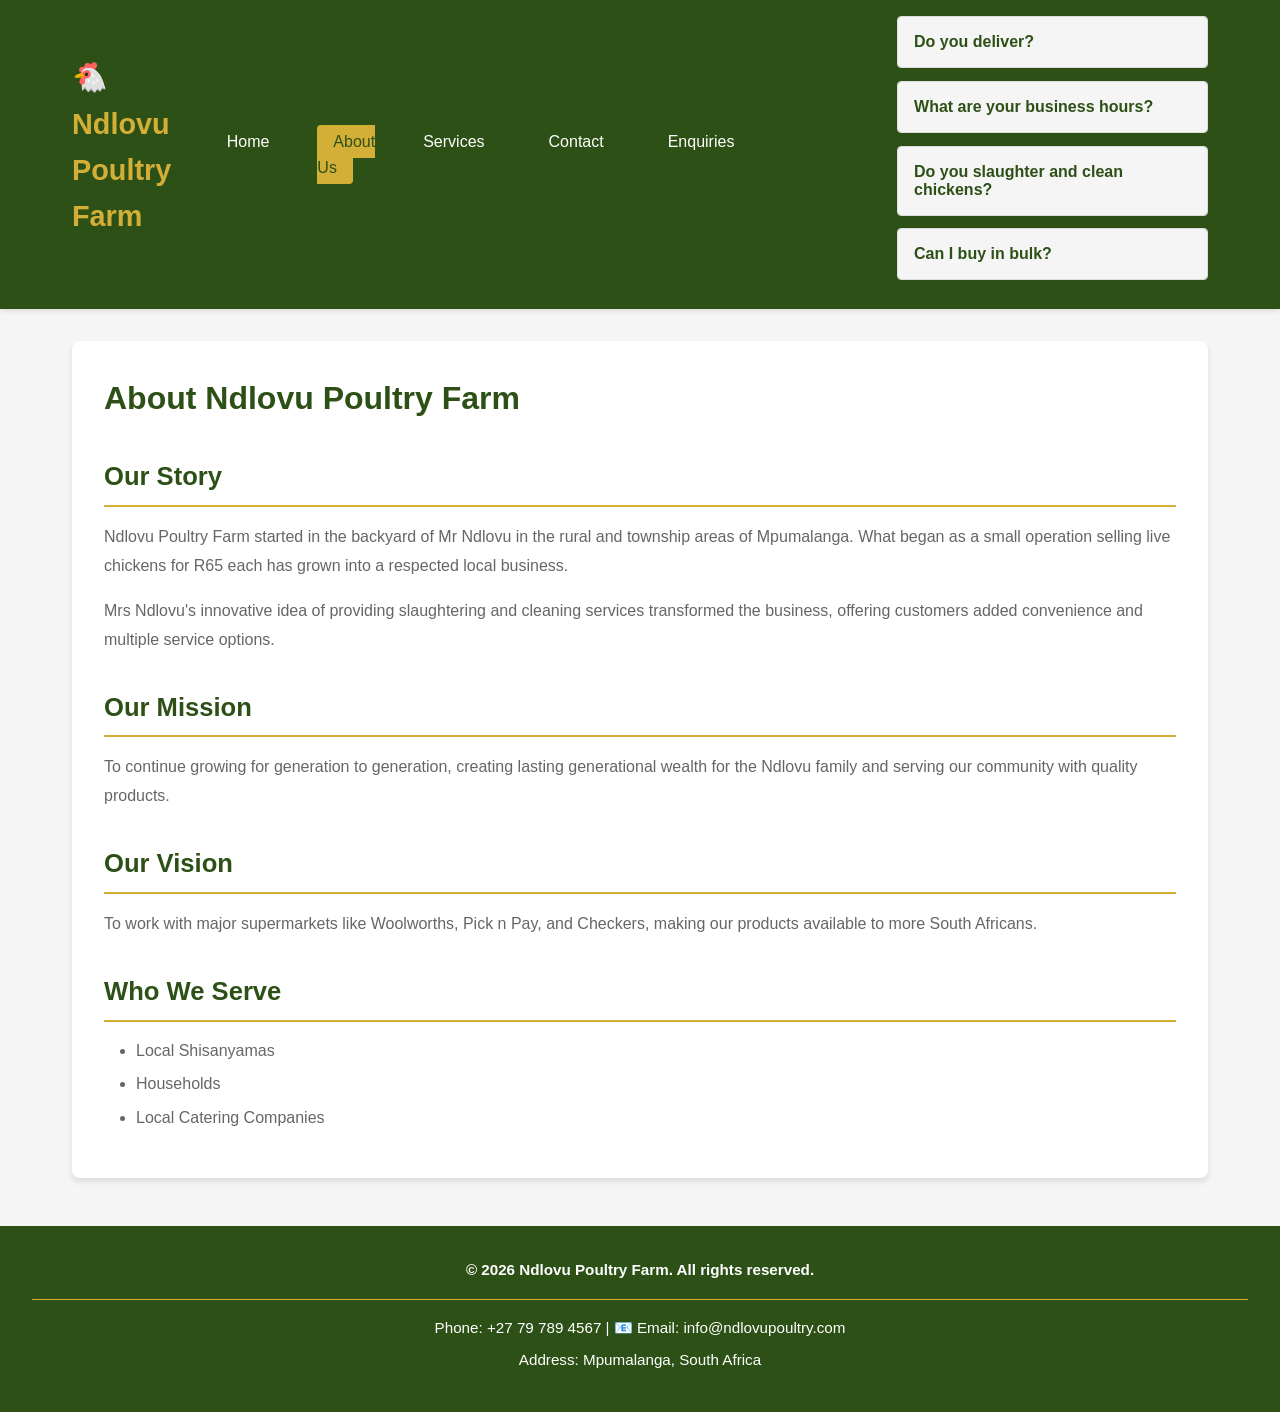
<file: Portfoil of evidence/about.html>
<!DOCTYPE html>
<html lang="en">
<head>
    <meta charset="UTF-8">
    <meta name="viewport" content="width=device-width, initial-scale=1.0">
    <title>Ndlovu Poultry Farm - About Us</title>
<meta name="description" content="Learn the story, mission and vision of Ndlovu Poultry Farm, a family-run poultry business in Mpumalanga.">
<meta name="keywords" content="about Ndlovu Poultry Farm, family poultry farm, Mpumalanga farm">
<meta name="author" content="Xiluva Ndlovu">    
    <link rel="stylesheet" href="css/styles.css">
</head>
<body>
    <!-- NAVIGATION MENU -->
    <nav class="navbar">
        <div class="nav-container">
            <div class="logo">
                <h2>🐔 Ndlovu Poultry Farm</h2>
            </div>
            <ul class="nav-menu">
                <li><a href="index.html" class="nav-link">Home</a></li>
                <li><a href="about.html" class="nav-link active">About Us</a></li>
                <li><a href="services.html" class="nav-link">Services</a></li>
                <li><a href="contact.html" class="nav-link">Contact</a></li>
                <li><a href="enquiries.html" class="nav-link">Enquiries</a></li>
            </ul>
            <h2>Frequently Asked Questions</h2>
<div class="accordion">
    <div class="accordion-item">
        <button class="accordion-header">Do you deliver?</button>
        <div class="accordion-body">
            <p>Yes, we deliver to local areas in Mpumalanga.</p>
        </div>
    </div>
    <div class="accordion-item">
        <button class="accordion-header">What are your business hours?</button>
        <div class="accordion-body">
            <p>Monday to Friday 8:00 AM - 5:00 PM, Saturday 9:00 AM - 2:00 PM. We are closed on Sundays.</p>
        </div>
    </div>
    <div class="accordion-item">
        <button class="accordion-header">Do you slaughter and clean chickens?</button>
        <div class="accordion-body">
            <p>Yes. You can bring your own chicken or buy from us, and we will slaughter and clean it for you.</p>
        </div>
    </div>
    <div class="accordion-item">
        <button class="accordion-header">Can I buy in bulk?</button>
        <div class="accordion-body">
            <p>Yes. We offer special pricing for restaurants, caterers and retailers. Send us an enquiry for a quote.</p>
        </div>
    </div>
</div>
        </div>
    </nav>

    <!-- MAIN CONTENT -->
    <main class="container">
        <section class="about">
            <h1>About Ndlovu Poultry Farm</h1>

            <h2>Our Story</h2>
            <p>Ndlovu Poultry Farm started in the backyard of Mr Ndlovu in the rural and township areas of Mpumalanga. What began as a small operation selling live chickens for R65 each has grown into a respected local business.</p>

            <p>Mrs Ndlovu's innovative idea of providing slaughtering and cleaning services transformed the business, offering customers added convenience and multiple service options.</p>

            <h2>Our Mission</h2>
            <p>To continue growing for generation to generation, creating lasting generational wealth for the Ndlovu family and serving our community with quality products.</p>

            <h2>Our Vision</h2>
            <p>To work with major supermarkets like Woolworths, Pick n Pay, and Checkers, making our products available to more South Africans.</p>

            <h2>Who We Serve</h2>
            <ul>
                <li>Local Shisanyamas</li>
                <li>Households</li>
                <li>Local Catering Companies</li>
            </ul>
        </section>
    </main>

    <!-- FOOTER -->
    <footer class="footer">
        <div class="footer-content">
            <p>&copy; 2026 Ndlovu Poultry Farm. All rights reserved.</p>
            <p> Phone: +27 79 789 4567 | 📧 Email: info@ndlovupoultry.com</p>
            <p>Address: Mpumalanga, South Africa</p>
        </div>
    </footer>
<script src="css/js/script.js"></script>

</body>
</html>
</file>
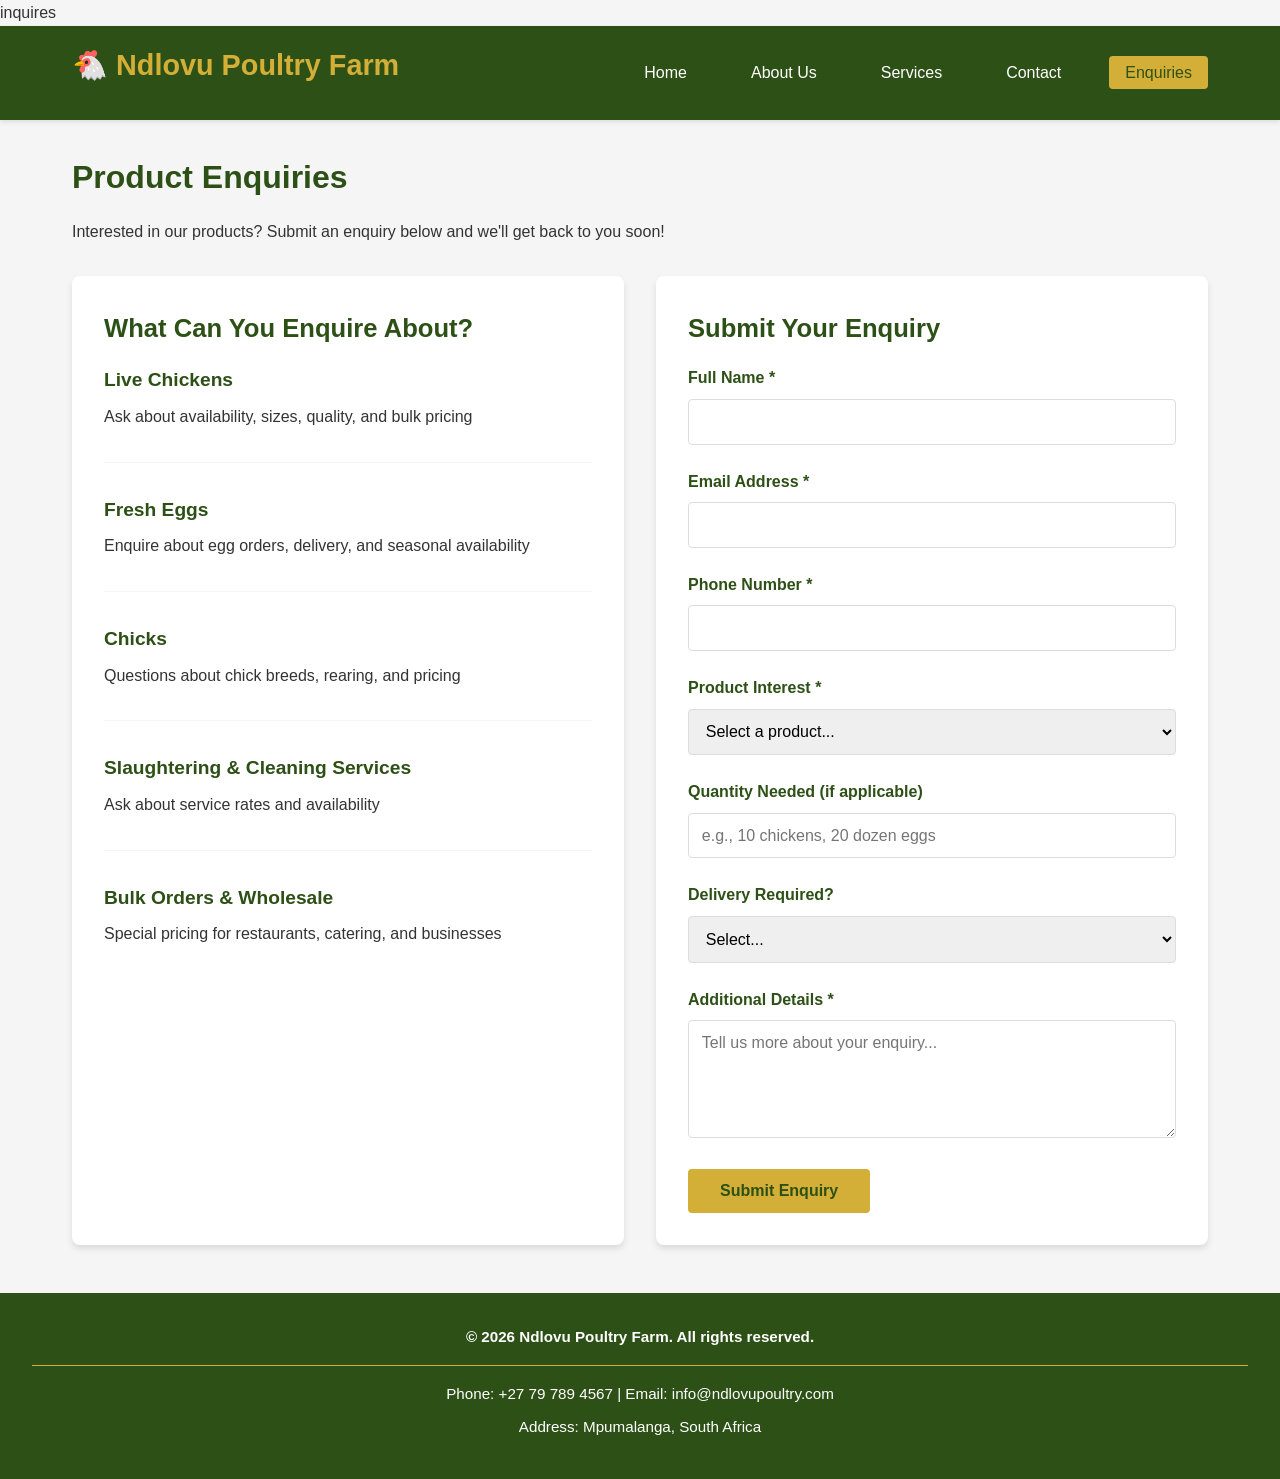
<file: Portfoil of evidence/enquires.html>
<!DOCTYPE html>
  <html>
    <head>
        <title>
            Inquires
        </title>
    </head>
    <body>



<h>inquires</h>
    <p><!DOCTYPE html>
<html lang="en">
<head>
    <meta charset="UTF-8">
    <meta name="viewport" content="width=device-width, initial-scale=1.0">
    <title>Ndlovu Poultry Farm - Enquiries</title>
    <link rel="stylesheet" href="css/styles.css">
</head>
<body>
    <!-- NAVIGATION MENU -->
    <nav class="navbar">
        <div class="nav-container">
            <div class="logo">
                <h2>🐔 Ndlovu Poultry Farm</h2>
            </div>
            <ul class="nav-menu">
                <li><a href="index.html" class="nav-link">Home</a></li>
                <li><a href="about.html" class="nav-link">About Us</a></li>
                <li><a href="services.html" class="nav-link">Services</a></li>
                <li><a href="contact.html" class="nav-link">Contact</a></li>
                <li><a href="enquires.html" class="nav-link active">Enquiries</a></li>
            </ul>
        </div>
    </nav>

    <!-- MAIN CONTENT -->
    <main class="container">
        <section class="enquiries">
            <h1>Product Enquiries</h1>
            <p>Interested in our products? Submit an enquiry below and we'll get back to you soon!</p>

            <div class="enquiry-content">
                <!-- ENQUIRY INFORMATION -->
                <div class="enquiry-info">
                    <h2>What Can You Enquire About?</h2>
                    
                    <div class="info-item">
                        <h3> Live Chickens</h3>
                        <p>Ask about availability, sizes, quality, and bulk pricing</p>
                    </div>

                    <div class="info-item">
                        <h3> Fresh Eggs</h3>
                        <p>Enquire about egg orders, delivery, and seasonal availability</p>
                    </div>

                    <div class="info-item">
                        <h3> Chicks</h3>
                        <p>Questions about chick breeds, rearing, and pricing</p>
                    </div>

                    <div class="info-item">
                        <h3> Slaughtering & Cleaning Services</h3>
                        <p>Ask about service rates and availability</p>
                    </div>

                    <div class="info-item">
                        <h3> Bulk Orders & Wholesale</h3>
                        <p>Special pricing for restaurants, catering, and businesses</p>
                    </div>
                </div>

                <!-- ENQUIRY FORM -->
                <div class="enquiry-form">
                    <h2>Submit Your Enquiry</h2>
                    <form>
                        <div class="form-group">
                            <label for="name">Full Name *</label>
                            <input type="text" id="name" name="name" required>
                        </div>

                        <div class="form-group">
                            <label for="email">Email Address *</label>
                            <input type="email" id="email" name="email" required>
                        </div>

                        <div class="form-group">
                            <label for="phone">Phone Number *</label>
                            <input type="tel" id="phone" name="phone" required>
                        </div>

                        <div class="form-group">
                            <label for="product">Product Interest *</label>
                            <select id="product" name="product" required>
                                <option value="">Select a product...</option>
                                <option value="live-chickens">Live Chickens</option>
                                <option value="fresh-eggs">Fresh Eggs</option>
                                <option value="chicks">Chicks</option>
                                <option value="slaughtering">Slaughtering & Cleaning Services</option>
                                <option value="wholesale">Bulk Orders & Wholesale</option>
                                <option value="other">Other</option>
                            </select>
                        </div>

                        <div class="form-group">
                            <label for="quantity">Quantity Needed (if applicable)</label>
                            <input type="text" id="quantity" name="quantity" placeholder="e.g., 10 chickens, 20 dozen eggs">
                        </div>

                        <div class="form-group">
                            <label for="delivery">Delivery Required?</label>
                            <select id="delivery" name="delivery">
                                <option value="">Select...</option>
                                <option value="yes">Yes</option>
                                <option value="no">No - Pickup</option>
                            </select>
                        </div>

                        <div class="form-group">
                            <label for="message">Additional Details *</label>
                            <textarea id="message" name="message" rows="5" placeholder="Tell us more about your enquiry..." required></textarea>
                        </div>

                        <button type="submit" class="btn">Submit Enquiry</button>
                    </form>
                </div>
            </div>
        </section>
    </main>

    <!-- FOOTER -->
    <footer class="footer">
        <div class="footer-content">
            <p>&copy; 2026 Ndlovu Poultry Farm. All rights reserved.</p>
            <p> Phone: +27 79 789 4567 |  Email: info@ndlovupoultry.com</p>
            <p> Address: Mpumalanga, South Africa</p>
        </div>
    </footer>

</body>
</html></p>    
    </body>
  </html>
</file>
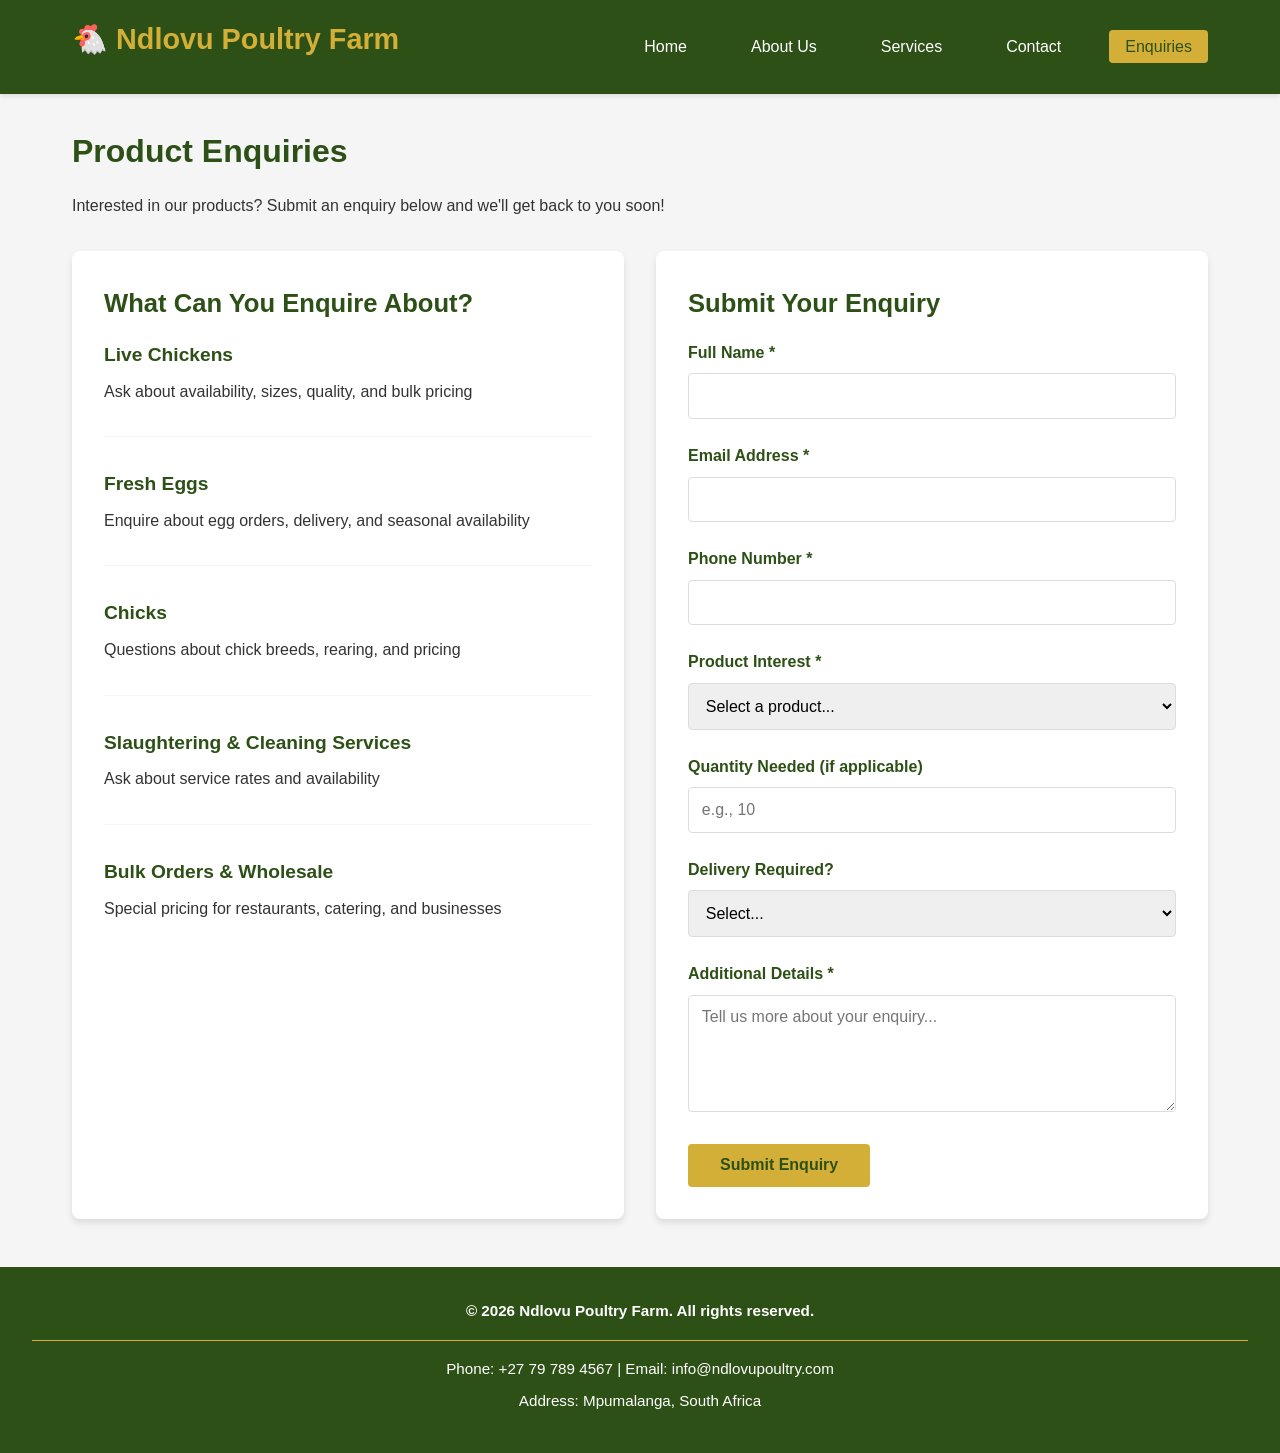
<file: Portfoil of evidence/enquiries.html>
<!DOCTYPE html>
<html lang="en">
<head>
    <meta charset="UTF-8">
    <meta name="viewport" content="width=device-width, initial-scale=1.0">
    <title>Ndlovu Poultry Farm - Enquiries</title>
    <meta name="description" content="Submit a product enquiry to Ndlovu Poultry Farm for chickens, eggs, chicks or bulk orders.">
    <meta name="keywords" content="poultry enquiry, buy chickens, bulk eggs, wholesale poultry">
    <meta name="author" content="Xiluva Ndlovu">
    <link rel="stylesheet" href="css/styles.css">
</head>
<body>
    <!-- NAVIGATION MENU -->
    <nav class="navbar">
        <div class="nav-container">
            <div class="logo">
                <h2>🐔 Ndlovu Poultry Farm</h2>
            </div>
            <ul class="nav-menu">
                <li><a href="index.html" class="nav-link">Home</a></li>
                <li><a href="about.html" class="nav-link">About Us</a></li>
                <li><a href="services.html" class="nav-link">Services</a></li>
                <li><a href="contact.html" class="nav-link">Contact</a></li>
                <li><a href="enquiries.html" class="nav-link active">Enquiries</a></li>
            </ul>
        </div>
    </nav>

    <!-- MAIN CONTENT -->
    <main class="container">
        <section class="enquiries">
            <h1>Product Enquiries</h1>
            <p>Interested in our products? Submit an enquiry below and we'll get back to you soon!</p>

            <div class="enquiry-content">
                <!-- ENQUIRY INFORMATION -->
                <div class="enquiry-info">
                    <h2>What Can You Enquire About?</h2>

                    <div class="info-item">
                        <h3>Live Chickens</h3>
                        <p>Ask about availability, sizes, quality, and bulk pricing</p>
                    </div>

                    <div class="info-item">
                        <h3>Fresh Eggs</h3>
                        <p>Enquire about egg orders, delivery, and seasonal availability</p>
                    </div>

                    <div class="info-item">
                        <h3>Chicks</h3>
                        <p>Questions about chick breeds, rearing, and pricing</p>
                    </div>

                    <div class="info-item">
                        <h3>Slaughtering &amp; Cleaning Services</h3>
                        <p>Ask about service rates and availability</p>
                    </div>

                    <div class="info-item">
                        <h3>Bulk Orders &amp; Wholesale</h3>
                        <p>Special pricing for restaurants, catering, and businesses</p>
                    </div>
                </div>

                <!-- ENQUIRY FORM -->
                <div class="enquiry-form">
                    <h2>Submit Your Enquiry</h2>
                    <form id="enquiryForm" action="https://jsonplaceholder.typicode.com/posts" method="post" novalidate>
                        <div class="form-group">
                            <label for="name">Full Name *</label>
                            <input type="text" id="name" name="name" required>
                        </div>

                        <div class="form-group">
                            <label for="email">Email Address *</label>
                            <input type="email" id="email" name="email" required>
                        </div>

                        <div class="form-group">
                            <label for="phone">Phone Number *</label>
                            <input type="tel" id="phone" name="phone" required>
                        </div>

                        <div class="form-group">
                            <label for="product">Product Interest *</label>
                            <select id="product" name="product" required>
                                <option value="">Select a product...</option>
                                <option value="live-chickens">Live Chickens</option>
                                <option value="fresh-eggs">Fresh Eggs</option>
                                <option value="chicks">Chicks</option>
                                <option value="slaughtering">Slaughtering &amp; Cleaning Services</option>
                                <option value="wholesale">Bulk Orders &amp; Wholesale</option>
                                <option value="other">Other</option>
                            </select>
                        </div>

                        <div class="form-group">
                            <label for="quantity">Quantity Needed (if applicable)</label>
                            <input type="number" id="quantity" name="quantity" min="1" placeholder="e.g., 10">
                        </div>

                        <div class="form-group">
                            <label for="delivery">Delivery Required?</label>
                            <select id="delivery" name="delivery">
                                <option value="">Select...</option>
                                <option value="yes">Yes</option>
                                <option value="no">No - Pickup</option>
                            </select>
                        </div>

                        <div class="form-group">
                            <label for="message">Additional Details *</label>
                            <textarea id="message" name="message" rows="5" placeholder="Tell us more about your enquiry..." required></textarea>
                        </div>

                        <button type="submit" class="btn">Submit Enquiry</button>
                        <div id="enquiryResult"></div>
                    </form>
                </div>
            </div>
        </section>
    </main>

    <!-- FOOTER -->
    <footer class="footer">
        <div class="footer-content">
            <p>&copy; 2026 Ndlovu Poultry Farm. All rights reserved.</p>
            <p> Phone: +27 79 789 4567 |  Email: info@ndlovupoultry.com</p>
            <p> Address: Mpumalanga, South Africa</p>
        </div>
    </footer>

    <script src="css/js/script.js"></script>
</body>
</html>
</file>
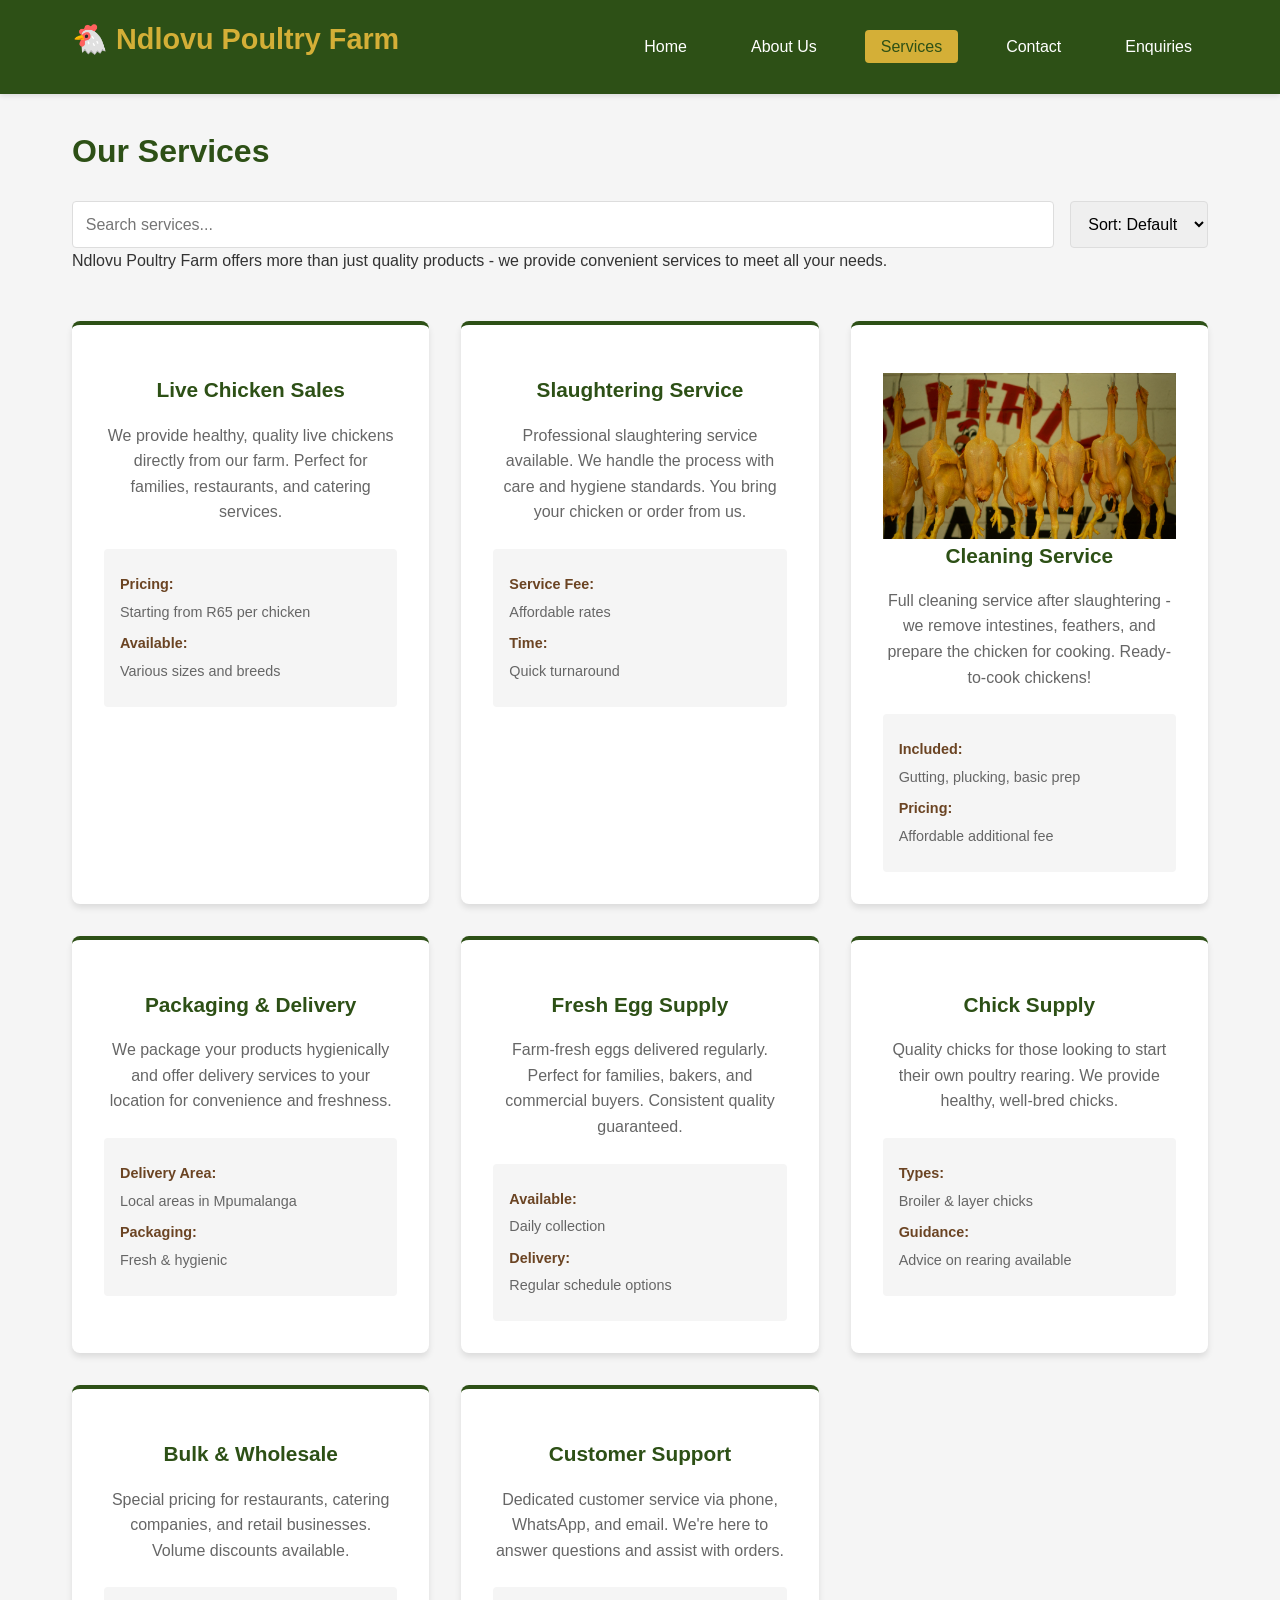
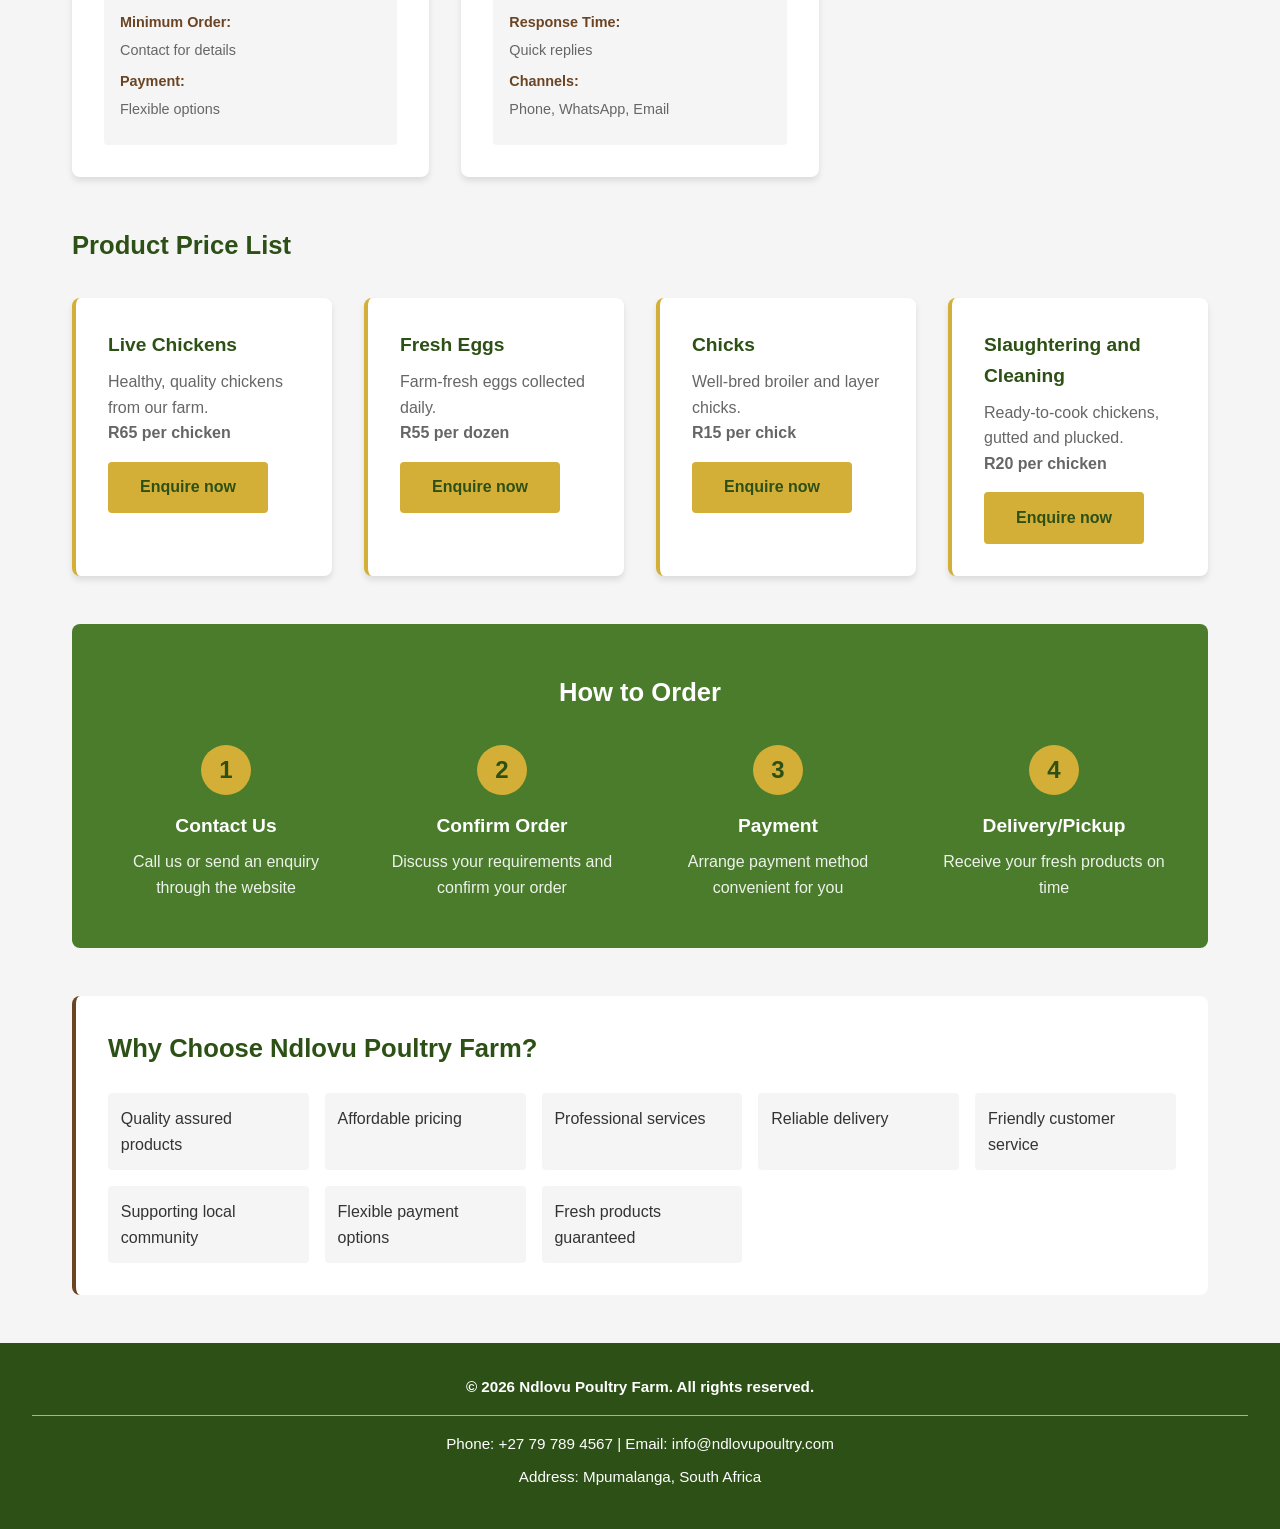
<file: Portfoil of evidence/services.html>
<!DOCTYPE html>
<html lang="en">
<head>
    <meta charset="UTF-8">
    <meta name="viewport" content="width=device-width, initial-scale=1.0">
    <title>Ndlovu Poultry Farm - Services</title>
 <meta name="description" content="Live chicken sales, slaughtering, cleaning, packaging, delivery, eggs and chicks from Ndlovu Poultry Farm.">
<meta name="keywords" content="poultry services, chicken slaughtering, chicken delivery, wholesale chickens">
<meta name="author" content="Xiluva Ndlovu">  
    <link rel="stylesheet" href="css/styles.css">
</head>
<body>
    <!-- NAVIGATION MENU -->
    <nav class="navbar">
        <div class="nav-container">
            <div class="logo">
                <h2>🐔 Ndlovu Poultry Farm</h2>
            </div>
            <ul class="nav-menu">
                <li><a href="index.html" class="nav-link">Home</a></li>
                <li><a href="about.html" class="nav-link">About Us</a></li>
                <li><a href="services.html" class="nav-link active">Services</a></li>
                <li><a href="contact.html" class="nav-link">Contact</a></li>
                <li><a href="enquiries.html" class="nav-link">Enquiries</a></li>
            </ul>
        </div>
    </nav>

    <!-- MAIN CONTENT -->
    <main class="container">
        <section class="services">
            <h1>Our Services</h1>
            <div class="service-tools">
    <input type="text" id="serviceSearch" placeholder="Search services...">
    <select id="serviceSort">
        <option value="default">Sort: Default</option>
        <option value="az">Name A to Z</option>
        <option value="za">Name Z to A</option>
    </select>
</div>
<p id="noResults" style="display:none;">No services match your search.</p>
            <p>Ndlovu Poultry Farm offers more than just quality products - we provide convenient services to meet all your needs.</p>

            <div class="services-grid">
                <!-- SERVICE 1 -->
                <div class="service-card">
                    <div class="service-icon"></div>
                    <h2>Live Chicken Sales</h2>
                    <p>We provide healthy, quality live chickens directly from our farm. Perfect for families, restaurants, and catering services.</p>
                    <div class="service-details">
                        <h3>Pricing:</h3>
                        <p>Starting from R65 per chicken</p>
                        <h3>Available:</h3>
                        <p>Various sizes and breeds</p>
                    </div>
                </div>

                <!-- SERVICE 2 -->
                <div class="service-card">
                    <div class="service-icon"></div>
                    <h2>Slaughtering Service</h2>
                    <p>Professional slaughtering service available. We handle the process with care and hygiene standards. You bring your chicken or order from us.</p>
                    <div class="service-details">
                        <h3>Service Fee:</h3>
                        <p>Affordable rates</p>
                        <h3>Time:</h3>
                        <p>Quick turnaround</p>
                    </div>
                </div>

                <!-- SERVICE 3 -->
                <div class="service-card">
                    <div class="service-icon"></div>
                    <img src="images/plucking chicken. jpg.jpg" alt="Plucking chickens" class="services-image">
                    <h2>Cleaning Service</h2>
                    <p>Full cleaning service after slaughtering - we remove intestines, feathers, and prepare the chicken for cooking. Ready-to-cook chickens!</p>
                    <div class="service-details">
                        <h3>Included:</h3>
                        <p>Gutting, plucking, basic prep</p>
                        <h3>Pricing:</h3>
                        <p>Affordable additional fee</p>
                    </div>
                </div>

                <!-- SERVICE 4 -->
                <div class="service-card">
                    <div class="service-icon"></div>
                    <h2>Packaging &amp; Delivery</h2>
                    <p>We package your products hygienically and offer delivery services to your location for convenience and freshness.</p>
                    <div class="service-details">
                        <h3>Delivery Area:</h3>
                        <p>Local areas in Mpumalanga</p>
                        <h3>Packaging:</h3>
                        <p>Fresh &amp; hygienic</p>
                    </div>
                </div>

                <!-- SERVICE 5 -->
                <div class="service-card">
                    <div class="service-icon"></div>
                    <h2>Fresh Egg Supply</h2>
                    <p>Farm-fresh eggs delivered regularly. Perfect for families, bakers, and commercial buyers. Consistent quality guaranteed.</p>
                    <div class="service-details">
                        <h3>Available:</h3>
                        <p>Daily collection</p>
                        <h3>Delivery:</h3>
                        <p>Regular schedule options</p>
                    </div>
                </div>

                <!-- SERVICE 6 -->
                <div class="service-card">
                    <div class="service-icon"></div>
                    <h2>Chick Supply</h2>
                    <p>Quality chicks for those looking to start their own poultry rearing. We provide healthy, well-bred chicks.</p>
                    <div class="service-details">
                        <h3>Types:</h3>
                        <p>Broiler &amp; layer chicks</p>
                        <h3>Guidance:</h3>
                        <p>Advice on rearing available</p>
                    </div>
                </div>

                <!-- SERVICE 7 -->
                <div class="service-card">
                    <div class="service-icon"></div>
                    <h2>Bulk &amp; Wholesale</h2>
                    <p>Special pricing for restaurants, catering companies, and retail businesses. Volume discounts available.</p>
                    <div class="service-details">
                        <h3>Minimum Order:</h3>
                        <p>Contact for details</p>
                        <h3>Payment:</h3>
                        <p>Flexible options</p>
                    </div>
                </div>

                <!-- SERVICE 8 -->
                <div class="service-card">
                    <div class="service-icon"></div>
                    <h2>Customer Support</h2>
                    <p>Dedicated customer service via phone, WhatsApp, and email. We're here to answer questions and assist with orders.</p>
                    <div class="service-details">
                        <h3>Response Time:</h3>
                        <p>Quick replies</p>
                        <h3>Channels:</h3>
                        <p>Phone, WhatsApp, Email</p>
                    </div>
                </div>
            </div>

            <!-- HOW TO ORDER SECTION -->
             <section class="price-list">
    <h2>Product Price List</h2>
    <div id="productList" class="product-grid"></div>
</section>
            <section class="how-to-order">
                <h2>How to Order</h2>
                <div class="steps">
                    <div class="step">
                        <div class="step-number">1</div>
                        <h3>Contact Us</h3>
                        <p>Call us or send an enquiry through the website</p>
                    </div>
                    <div class="step">
                        <div class="step-number">2</div>
                        <h3>Confirm Order</h3>
                        <p>Discuss your requirements and confirm your order</p>
                    </div>
                    <div class="step">
                        <div class="step-number">3</div>
                        <h3>Payment</h3>
                        <p>Arrange payment method convenient for you</p>
                    </div>
                    <div class="step">
                        <div class="step-number">4</div>
                        <h3>Delivery/Pickup</h3>
                        <p>Receive your fresh products on time</p>
                    </div>
                </div>
            </section>

            <!-- WHY CHOOSE US -->
            <section class="why-choose-us">
                <h2>Why Choose Ndlovu Poultry Farm?</h2>
                <ul class="benefits">
                    <li>Quality assured products</li>
                    <li>Affordable pricing</li>
                    <li>Professional services</li>
                    <li>Reliable delivery</li>
                    <li>Friendly customer service</li>
                    <li>Supporting local community</li>
                    <li>Flexible payment options</li>
                    <li>Fresh products guaranteed</li>
                </ul>
            </section>
        </section>
    </main>

    <!-- FOOTER -->
    <footer class="footer">
        <div class="footer-content">
            <p>&copy; 2026 Ndlovu Poultry Farm. All rights reserved.</p>
            <p> Phone: +27 79 789 4567 |  Email: info@ndlovupoultry.com</p>
            <p> Address: Mpumalanga, South Africa</p>
        </div>
    </footer>
<script src="css/js/script.js"></script>

</body>
</html>
</file>
<file: Portfoil of evidence/css/styles.css>
/* ================================
   NDLOVU POULTRY FARM - STYLES
   ================================ */

/* COLOR VARIABLES */
:root {
    --primary-green: #2d5016;      /* Dark Green - Farming/Nature */
    --light-green: #4a7c2c;        /* Light Green */
    --brown: #6b4423;              /* Brown - Soil/Rural */
    --gold: #d4af37;               /* Gold - Eggs/Warmth */
    --white: #ffffff;              /* White - Clean */
    --light-gray: #f5f5f5;         /* Light Background */
    --dark-text: #333333;          /* Dark Text */
    --light-text: #666666;         /* Light Text */
}

/* GENERAL STYLES */
* {
    margin: 0;
    padding: 0;
    box-sizing: border-box;
}

body {
    font-family: 'Arial', 'Open Sans', sans-serif;
    line-height: 1.6;
    color: var(--dark-text);
    background-color: var(--light-gray);
}

html {
    scroll-behavior: smooth;
}

/* ================================
   NAVIGATION BAR
   ================================ */

.navbar {
    background-color: var(--primary-green);
    padding: 1rem 0;
    position: sticky;
    top: 0;
    box-shadow: 0 2px 5px rgba(0, 0, 0, 0.1);
    z-index: 100;
}

.nav-container {
    max-width: 1200px;
    margin: 0 auto;
    display: flex;
    justify-content: space-between;
    align-items: center;
    padding: 0 2rem;
}

.logo h2 {
    color: var(--gold);
    font-size: 1.8rem;
    font-weight: bold;
}

.nav-menu {
    display: flex;
    list-style: none;
    gap: 2rem;
}

.nav-link {
    color: var(--white);
    text-decoration: none;
    font-weight: 500;
    padding: 0.5rem 1rem;
    border-radius: 4px;
    transition: all 0.3s ease;
}

.nav-link:hover {
    background-color: var(--gold);
    color: var(--primary-green);
}

.nav-link.active {
    background-color: var(--gold);
    color: var(--primary-green);
}

/* ================================
   MAIN CONTAINER
   ================================ */

.container {
    max-width: 1200px;
    margin: 2rem auto;
    padding: 0 2rem;
    min-height: 70vh;
}

/* ================================
   HERO SECTION (HOME PAGE)
   ================================ */

.hero {
    text-align: center;
    padding: 4rem 2rem;
    background: linear-gradient(135deg, var(--primary-green), var(--light-green));
    color: var(--white);
    border-radius: 8px;
    margin-bottom: 3rem;
}

.hero h1 {
    font-family: 'Poppins', 'Arial Black', sans-serif;
    font-size: 2.5rem;
    margin-bottom: 1rem;
    font-weight: bold;
    color: var(--white);
}

.hero p {
    font-size: 1.2rem;
    margin-bottom: 2rem;
    opacity: 0.95;
}

/* ================================
   BUTTONS
   ================================ */

.btn {
    background-color: var(--gold);
    color: var(--primary-green);
    padding: 0.8rem 2rem;
    border: none;
    border-radius: 4px;
    font-size: 1rem;
    font-weight: bold;
    cursor: pointer;
    transition: all 0.3s ease;
}

.btn:hover {
    background-color: var(--brown);
    color: var(--white);
    transform: translateY(-2px);
    box-shadow: 0 4px 8px rgba(0, 0, 0, 0.2);
}

/* ================================
   HEADINGS
   ================================ */

h1 {
    font-family: 'Poppins', 'Arial Black', sans-serif;
    font-size: 2rem;
    color: var(--primary-green);
    margin-bottom: 1rem;
    font-weight: bold;
}

h2 {
    font-family: 'Poppins', 'Arial Black', sans-serif;
    font-size: 1.6rem;
    color: var(--primary-green);
    margin-bottom: 1rem;
    font-weight: bold;
}

h3 {
    font-family: 'Poppins', 'Arial Black', sans-serif;
    font-size: 1.2rem;
    color: var(--brown);
    margin-bottom: 0.5rem;
}

/* ================================
   PRODUCTS SECTION (HOME PAGE)
   ================================ */

.products-preview {
    margin: 3rem 0;
}

.product-grid {
    display: grid;
    grid-template-columns: repeat(auto-fit, minmax(250px, 1fr));
    gap: 2rem;
    margin-top: 2rem;
}

.product-card {
    background-color: var(--white);
    padding: 2rem;
    border-radius: 8px;
    box-shadow: 0 4px 6px rgba(0, 0, 0, 0.1);
    border-left: 4px solid var(--gold);
    transition: transform 0.3s ease, box-shadow 0.3s ease;
}

.product-card:hover {
    transform: translateY(-5px);
    box-shadow: 0 6px 12px rgba(0, 0, 0, 0.15);
}

.product-card h3 {
    color: var(--primary-green);
}

.product-card p {
    color: var(--light-text);
}

/* ================================
   SERVICES GRID
   ================================ */

.services-grid {
    display: grid;
    grid-template-columns: repeat(auto-fit, minmax(280px, 1fr));
    gap: 2rem;
    margin: 3rem 0;
}

.service-card {
    background-color: var(--white);
    padding: 2rem;
    border-radius: 8px;
    box-shadow: 0 4px 6px rgba(0, 0, 0, 0.1);
    text-align: center;
    transition: transform 0.3s ease, box-shadow 0.3s ease;
    border-top: 4px solid var(--primary-green);
}

.service-card:hover {
    transform: translateY(-8px);
    box-shadow: 0 8px 16px rgba(0, 0, 0, 0.2);
}

.service-icon {
    font-size: 3rem;
    margin-bottom: 1rem;
}

.service-card h2 {
    font-size: 1.3rem;
    color: var(--primary-green);
    margin-bottom: 1rem;
}

.service-card p {
    color: var(--light-text);
    margin-bottom: 1.5rem;
}

.service-details {
    background-color: var(--light-gray);
    padding: 1rem;
    border-radius: 4px;
    text-align: left;
}

.service-details h3 {
    font-size: 0.9rem;
    margin-top: 0.5rem;
    margin-bottom: 0.3rem;
}

.service-details p {
    font-size: 0.9rem;
    margin-bottom: 0.5rem;
}

/* ================================
   HOW TO ORDER SECTION
   ================================ */

.how-to-order {
    background-color: var(--light-green);
    color: var(--white);
    padding: 3rem 2rem;
    border-radius: 8px;
    margin: 3rem 0;
}

.how-to-order h2 {
    color: var(--white);
    text-align: center;
    margin-bottom: 2rem;
}

.steps {
    display: grid;
    grid-template-columns: repeat(auto-fit, minmax(200px, 1fr));
    gap: 2rem;
}

.step {
    text-align: center;
}

.step-number {
    display: inline-block;
    background-color: var(--gold);
    color: var(--primary-green);
    width: 50px;
    height: 50px;
    line-height: 50px;
    border-radius: 50%;
    font-size: 1.5rem;
    font-weight: bold;
    margin-bottom: 1rem;
}

.step h3 {
    color: var(--white);
}

.step p {
    color: rgba(255, 255, 255, 0.9);
}

/* ================================
   WHY CHOOSE US SECTION
   ================================ */

.why-choose-us {
    background-color: var(--white);
    padding: 2rem;
    border-radius: 8px;
    border-left: 4px solid var(--brown);
    margin: 2rem 0;
}

.why-choose-us h2 {
    margin-bottom: 1.5rem;
}

.benefits {
    list-style: none;
    display: grid;
    grid-template-columns: repeat(auto-fit, minmax(200px, 1fr));
    gap: 1rem;
}

.benefits li {
    padding: 0.8rem;
    background-color: var(--light-gray);
    border-radius: 4px;
    color: var(--dark-text);
    font-weight: 500;
}

/* ================================
   FORMS
   ================================ */

.contact-content,
.enquiry-content {
    display: grid;
    grid-template-columns: 1fr 1fr;
    gap: 2rem;
    margin-top: 2rem;
}

.contact-details,
.enquiry-info {
    background-color: var(--white);
    padding: 2rem;
    border-radius: 8px;
    box-shadow: 0 4px 6px rgba(0, 0, 0, 0.1);
}

.contact-item,
.info-item {
    margin-bottom: 2rem;
    padding-bottom: 2rem;
    border-bottom: 1px solid var(--light-gray);
}

.contact-item:last-child,
.info-item:last-child {
    border-bottom: none;
}

.contact-item h3,
.info-item h3 {
    color: var(--primary-green);
    margin-bottom: 0.5rem;
}

.contact-form,
.enquiry-form {
    background-color: var(--white);
    padding: 2rem;
    border-radius: 8px;
    box-shadow: 0 4px 6px rgba(0, 0, 0, 0.1);
}

.form-group {
    margin-bottom: 1.5rem;
}

.form-group label {
    display: block;
    margin-bottom: 0.5rem;
    font-weight: 600;
    color: var(--primary-green);
}

.form-group input,
.form-group textarea,
.form-group select {
    width: 100%;
    padding: 0.8rem;
    border: 1px solid #ddd;
    border-radius: 4px;
    font-family: inherit;
    font-size: 1rem;
    transition: border-color 0.3s ease;
}

.form-group input:focus,
.form-group textarea:focus,
.form-group select:focus {
    outline: none;
    border-color: var(--primary-green);
    box-shadow: 0 0 5px rgba(45, 80, 22, 0.2);
}

/* ================================
   ABOUT PAGE
   ================================ */

.about {
    background-color: var(--white);
    padding: 2rem;
    border-radius: 8px;
    box-shadow: 0 4px 6px rgba(0, 0, 0, 0.1);
}

.about h2 {
    margin-top: 2rem;
    margin-bottom: 1rem;
    border-bottom: 2px solid var(--gold);
    padding-bottom: 0.5rem;
}

.about p {
    margin-bottom: 1rem;
    color: var(--light-text);
    line-height: 1.8;
}

.about ul {
    margin-left: 2rem;
    margin-bottom: 1rem;
}

.about li {
    margin-bottom: 0.5rem;
    color: var(--light-text);
}

/* ================================
   FOOTER
   ================================ */

.footer {
    background-color: var(--primary-green);
    color: var(--white);
    text-align: center;
    padding: 2rem;
    margin-top: 3rem;
}

.footer-content p {
    margin-bottom: 0.5rem;
    font-size: 0.95rem;
}

.footer-content p:first-child {
    font-weight: bold;
    margin-bottom: 1rem;
    border-bottom: 1px solid var(--gold);
    padding-bottom: 1rem;
}

/* ================================
   IMAGES
   ================================ */

.hero-image {
    width: 100%;
    max-width: 500px;
    height: auto;
    border-radius: 8px;
    margin: 0 auto 1.5rem;
    box-shadow: 0 4px 8px rgba(0, 0, 0, 0.2);
}

img {
    max-width: 100%;
    height: auto;
    display: block;
}

.product-image {
    width: 100%;
    height: 200px;
    object-fit: cover;
    border-radius: 8px;
    margin-bottom: 1rem;
}


/* ================================
   RESPONSIVE DESIGN
   ================================ */

/* TABLET */
@media (max-width: 768px) {
    .nav-container {
        flex-direction: column;
        gap: 1rem;
        padding: 1rem;
    }

    .nav-menu {
        gap: 1rem;
        flex-wrap: wrap;
        justify-content: center;
    }

    .container {
        padding: 0 1rem;
    }

    .hero h1 {
        font-size: 2rem;
    }

    .hero p {
        font-size: 1rem;
    }

    .contact-content,
    .enquiry-content {
        grid-template-columns: 1fr;
    }

    h1 {
        font-size: 1.6rem;
    }

    h2 {
        font-size: 1.3rem;
    }
}

/* MOBILE */
@media (max-width: 480px) {
    .nav-container {
        padding: 0.5rem;
    }

    .logo h2 {
        font-size: 1.3rem;
    }

    .nav-menu {
        gap: 0.5rem;
    }

    .nav-link {
        padding: 0.3rem 0.6rem;
        font-size: 0.9rem;
    }

    .container {
        padding: 0 0.5rem;
        margin: 1rem auto;
    }

    .hero {
        padding: 2rem 1rem;
    }

    .hero h1 {
        font-size: 1.4rem;
    }

    .hero p {
        font-size: 0.9rem;
    }

    .btn {
        padding: 0.6rem 1.5rem;
        font-size: 0.9rem;
    }

    .product-grid,
    .services-grid {
        grid-template-columns: 1fr;
        gap: 1rem;
    }

    .steps {
        grid-template-columns: 1fr;
    }

    .benefits {
        grid-template-columns: 1fr;
    }

    h1 {
        font-size: 1.3rem;
    }

    h2 {
        font-size: 1.1rem;
    }

    h3 {
        font-size: 1rem;
    }

    .contact-details,
    .enquiry-info,
    .contact-form,
    .enquiry-form,
    .about {
        padding: 1rem;
    }
}
.error-msg {
    color: #b00020;
    display: block;
    margin-top: 0.3rem;
}
.fade-in {
    opacity: 0;
    transform: translateY(30px);
    transition: opacity 0.6s ease, transform 0.6s ease;
}

.fade-in.visible {
    opacity: 1;
    transform: translateY(0);
}
.map-container {
    background-color: var(--white);
    padding: 2rem;
    border-radius: 8px;
    box-shadow: 0 4px 6px rgba(0, 0, 0, 0.1);
    margin-top: 2rem;
}

.map-container iframe {
    border-radius: 8px;
}
.enquiry-result {
    margin-top: 1.5rem;
    padding: 1rem;
    border-radius: 4px;
    white-space: pre-line;
}

.enquiry-result.success {
    background-color: #e6f4ea;
    border-left: 4px solid var(--light-green);
}

.enquiry-result.failed {
    background-color: #fdecea;
    border-left: 4px solid #b00020;
}
.service-tools {
    display: flex;
    gap: 1rem;
    margin-top: 1.5rem;
    flex-wrap: wrap;
}

.service-tools input,
.service-tools select {
    padding: 0.8rem;
    border: 1px solid #ddd;
    border-radius: 4px;
    font-size: 1rem;
}

.service-tools input {
    flex: 1;
    min-width: 200px;
}
.accordion-item {
    border: 1px solid #ddd;
    border-radius: 4px;
    margin-bottom: 0.8rem;
    overflow: hidden;
}

.accordion-header {
    width: 100%;
    text-align: left;
    padding: 1rem;
    background-color: var(--light-gray);
    color: var(--primary-green);
    font-size: 1rem;
    font-weight: bold;
    border: none;
    cursor: pointer;
}

.accordion-header:hover {
    background-color: var(--gold);
}

.accordion-body {
    max-height: 0;
    overflow: hidden;
    padding: 0 1rem;
    transition: max-height 0.3s ease, padding 0.3s ease;
}

.accordion-item.open .accordion-body {
    max-height: 200px;
    padding: 1rem;
}
.gallery {
    margin: 3rem 0;
}

.gallery-grid {
    display: grid;
    grid-template-columns: repeat(auto-fit, minmax(200px, 1fr));
    gap: 1rem;
    margin-top: 1.5rem;
}

.gallery-img {
    width: 100%;
    height: 180px;
    object-fit: cover;
    border-radius: 8px;
    cursor: pointer;
    transition: transform 0.3s ease;
}

.gallery-img:hover {
    transform: scale(1.05);
}

.lightbox {
    display: none;
    position: fixed;
    inset: 0;
    background-color: rgba(0, 0, 0, 0.85);
    justify-content: center;
    align-items: center;
    z-index: 1000;
    cursor: pointer;
}

.lightbox.show {
    display: flex;
}

.lightbox img {
    max-width: 90%;
    max-height: 85vh;
    border-radius: 8px;
}

.lightbox-close {
    position: absolute;
    top: 1rem;
    right: 1.5rem;
    color: var(--white);
    font-size: 2.5rem;
}
#map {
    height: 350px;
    width: 100%;
    border-radius: 8px;
}
.price-list {
    margin: 3rem 0;
}

.product-price {
    font-weight: bold;
    color: var(--primary-green);
    margin-bottom: 1rem;
}

.product-btn {
    display: inline-block;
    text-decoration: none;
}
</file>
